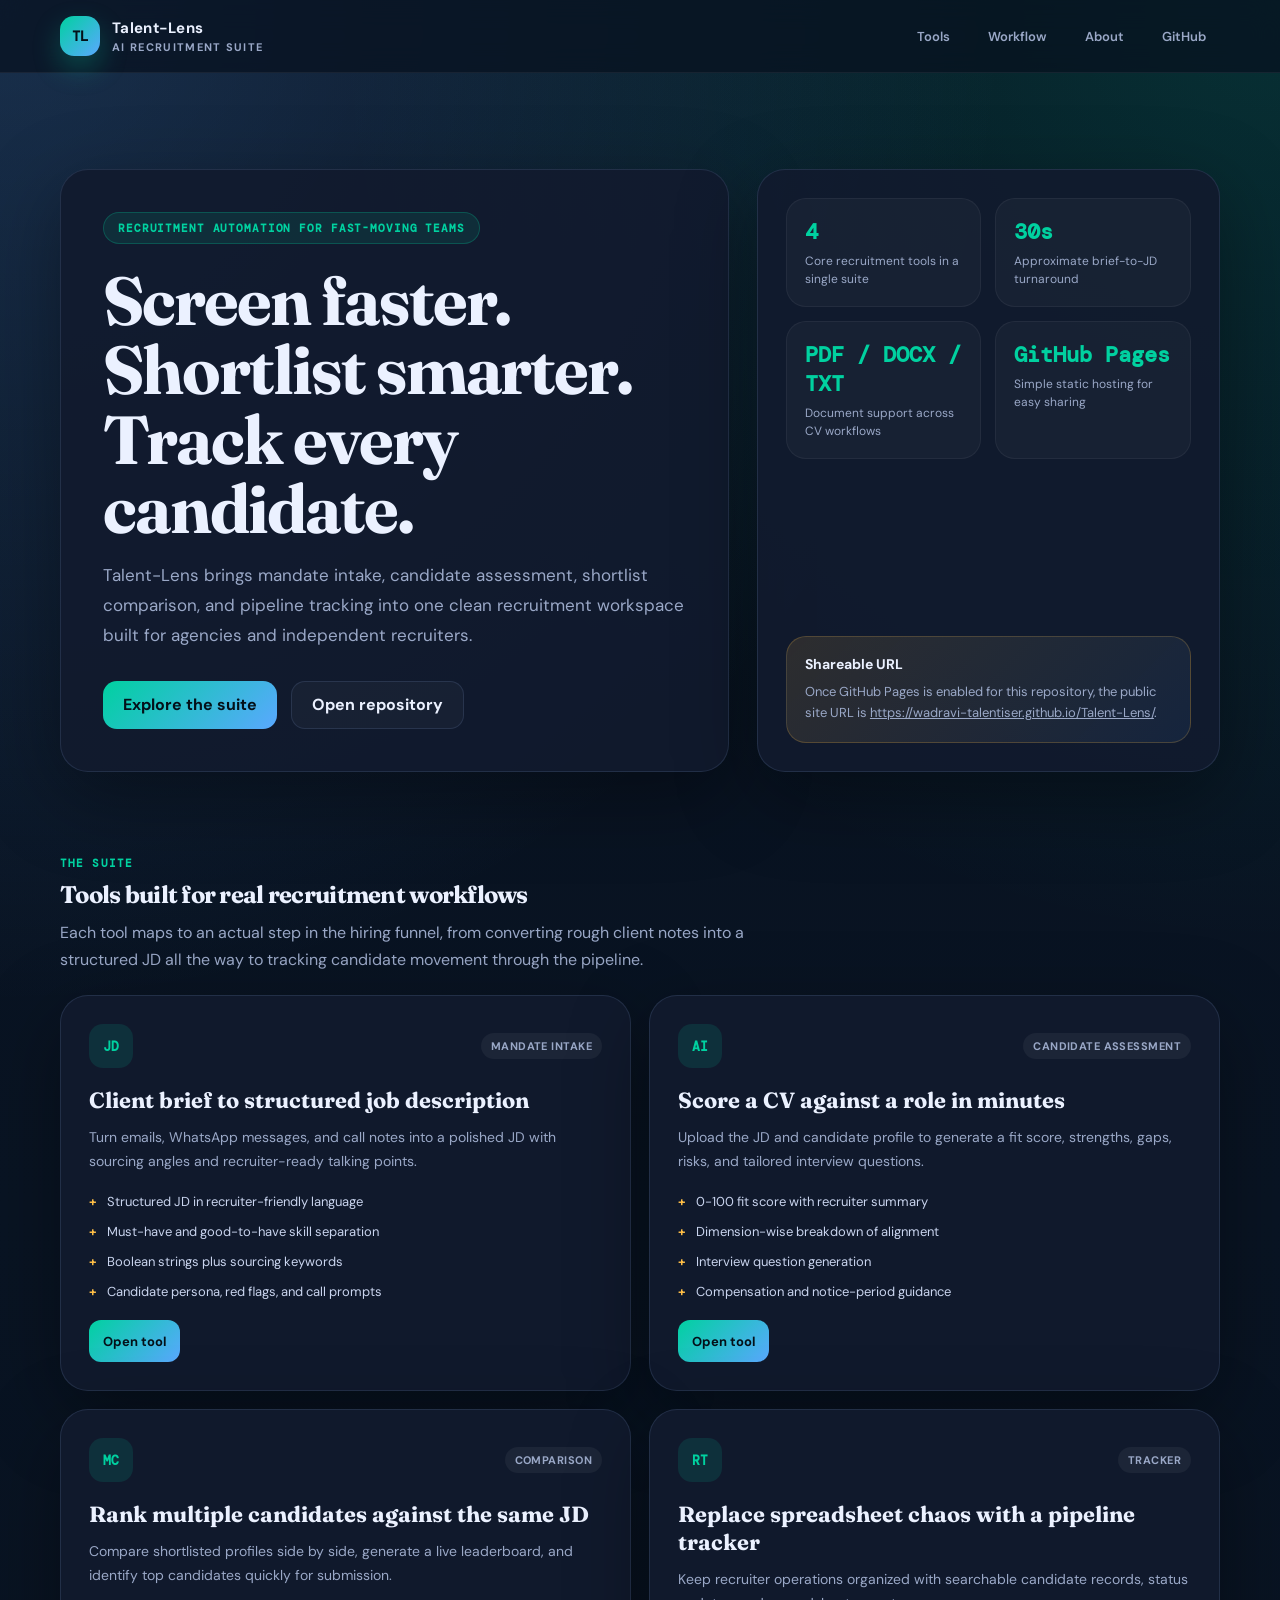
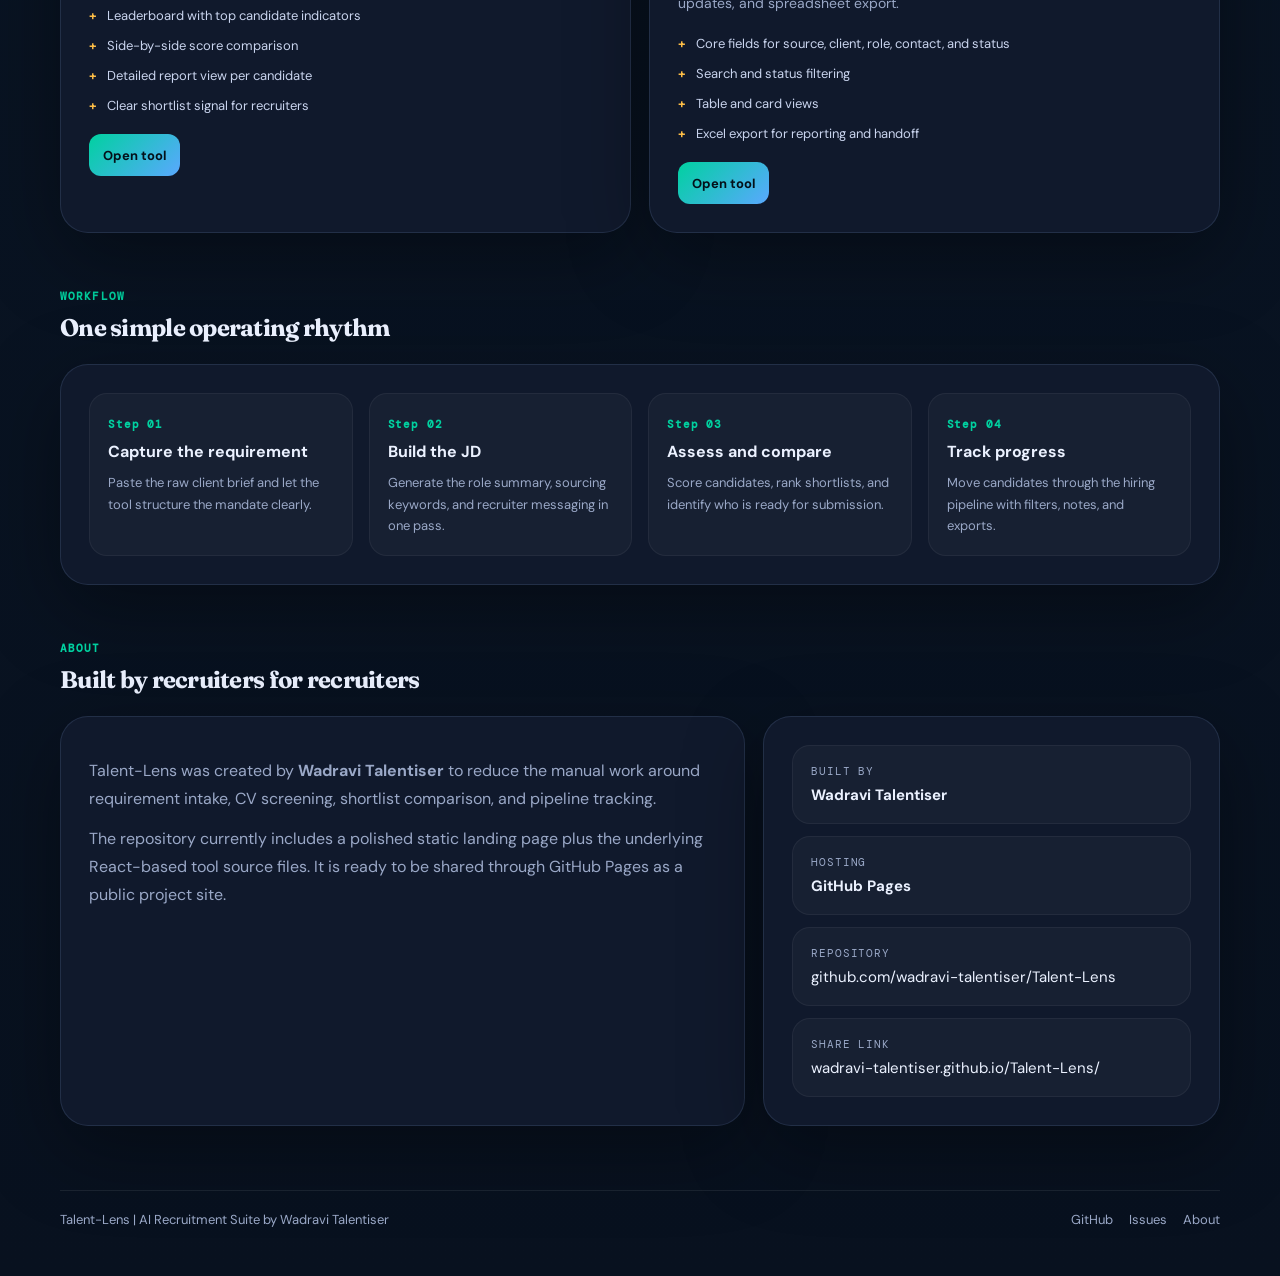
<file: index.html>
<!DOCTYPE html>
<html lang="en">
<head>
  <meta charset="UTF-8" />
  <meta name="viewport" content="width=device-width, initial-scale=1.0" />
  <title>Talent-Lens | AI Recruitment Suite</title>
  <meta
    name="description"
    content="Talent-Lens is an AI-powered recruitment toolkit for mandate intake, candidate assessment, shortlist comparison, and pipeline tracking."
  />
  <link rel="preconnect" href="https://fonts.googleapis.com" />
  <link rel="preconnect" href="https://fonts.gstatic.com" crossorigin />
  <link
    href="https://fonts.googleapis.com/css2?family=DM+Mono:wght@400;500;700&family=DM+Sans:wght@400;500;700&family=Fraunces:opsz,wght@9..144,700;9..144,800&display=swap"
    rel="stylesheet"
  />
  <style>
    * { box-sizing: border-box; }

    :root {
      --bg: #08111f;
      --surface: #0f1728;
      --card: rgba(18, 27, 46, 0.92);
      --border: rgba(115, 142, 191, 0.18);
      --text: #ebf1ff;
      --muted: #9aa8c7;
      --accent: #00d1a0;
      --accent-2: #5aa8ff;
      --accent-3: #ffbf47;
      --shadow: 0 24px 80px rgba(0, 0, 0, 0.35);
    }

    html { scroll-behavior: smooth; }

    body {
      margin: 0;
      min-height: 100vh;
      color: var(--text);
      font-family: "DM Sans", sans-serif;
      background:
        radial-gradient(circle at top left, rgba(90, 168, 255, 0.2), transparent 32%),
        radial-gradient(circle at top right, rgba(0, 209, 160, 0.16), transparent 30%),
        linear-gradient(180deg, #08111f 0%, #091423 42%, #08111f 100%);
    }

    a { color: inherit; }

    .shell {
      width: min(1160px, calc(100% - 32px));
      margin: 0 auto;
    }

    .nav {
      position: sticky;
      top: 0;
      z-index: 10;
      backdrop-filter: blur(14px);
      background: rgba(8, 17, 31, 0.72);
      border-bottom: 1px solid rgba(255, 255, 255, 0.06);
    }

    .nav-inner {
      width: min(1160px, calc(100% - 32px));
      height: 72px;
      margin: 0 auto;
      display: flex;
      align-items: center;
      justify-content: space-between;
      gap: 16px;
    }

    .brand {
      display: inline-flex;
      align-items: center;
      gap: 12px;
      text-decoration: none;
      font-weight: 700;
    }

    .brand-mark {
      width: 40px;
      height: 40px;
      border-radius: 14px;
      display: grid;
      place-items: center;
      font-family: "DM Mono", monospace;
      font-size: 14px;
      color: #041019;
      background: linear-gradient(135deg, var(--accent), var(--accent-2));
      box-shadow: 0 12px 28px rgba(0, 209, 160, 0.28);
    }

    .brand-copy {
      display: flex;
      flex-direction: column;
      gap: 2px;
    }

    .brand-copy strong {
      font-size: 15px;
      letter-spacing: 0.02em;
    }

    .brand-copy span {
      font-size: 11px;
      color: var(--muted);
      text-transform: uppercase;
      letter-spacing: 0.12em;
    }

    .nav-links {
      display: flex;
      align-items: center;
      gap: 10px;
      flex-wrap: wrap;
    }

    .nav-links a {
      text-decoration: none;
      color: var(--muted);
      font-size: 13px;
      font-weight: 600;
      padding: 10px 14px;
      border-radius: 999px;
    }

    .nav-links a:hover { color: var(--text); background: rgba(255, 255, 255, 0.04); }

    .hero {
      padding: 96px 0 56px;
    }

    .hero-panel {
      display: grid;
      grid-template-columns: 1.3fr 0.9fr;
      gap: 28px;
      align-items: stretch;
    }

    .hero-copy,
    .hero-card,
    .section-card,
    .tool-card {
      background: var(--card);
      border: 1px solid var(--border);
      border-radius: 28px;
      box-shadow: var(--shadow);
    }

    .hero-copy {
      padding: 42px;
    }

    .eyebrow {
      display: inline-flex;
      align-items: center;
      gap: 8px;
      padding: 8px 14px;
      border-radius: 999px;
      background: rgba(0, 209, 160, 0.1);
      border: 1px solid rgba(0, 209, 160, 0.24);
      color: var(--accent);
      font-family: "DM Mono", monospace;
      font-size: 11px;
      font-weight: 700;
      letter-spacing: 0.08em;
      text-transform: uppercase;
    }

    h1, h2 {
      margin: 0;
      font-family: "Fraunces", serif;
      letter-spacing: -0.03em;
    }

    h1 {
      margin-top: 22px;
      font-size: clamp(40px, 6vw, 68px);
      line-height: 1.02;
    }

    .hero-copy p {
      margin: 18px 0 0;
      max-width: 62ch;
      color: var(--muted);
      font-size: 17px;
      line-height: 1.75;
    }

    .hero-actions {
      display: flex;
      gap: 14px;
      flex-wrap: wrap;
      margin-top: 30px;
    }

    .btn {
      display: inline-flex;
      align-items: center;
      justify-content: center;
      gap: 8px;
      min-height: 48px;
      padding: 0 20px;
      border-radius: 14px;
      font-weight: 700;
      text-decoration: none;
      transition: transform 0.18s ease, opacity 0.18s ease, border-color 0.18s ease;
    }

    .btn:hover { transform: translateY(-1px); }

    .btn-primary {
      color: #041019;
      background: linear-gradient(135deg, var(--accent), var(--accent-2));
    }

    .btn-secondary {
      color: var(--text);
      border: 1px solid var(--border);
      background: rgba(255, 255, 255, 0.03);
    }

    .hero-card {
      padding: 28px;
      display: flex;
      flex-direction: column;
      justify-content: space-between;
      gap: 18px;
    }

    .metric-grid {
      display: grid;
      grid-template-columns: repeat(2, minmax(0, 1fr));
      gap: 14px;
    }

    .metric {
      padding: 18px;
      border-radius: 20px;
      background: rgba(255, 255, 255, 0.03);
      border: 1px solid rgba(255, 255, 255, 0.05);
    }

    .metric strong {
      display: block;
      font-family: "DM Mono", monospace;
      font-size: 22px;
      color: var(--accent);
    }

    .metric span {
      display: block;
      margin-top: 6px;
      color: var(--muted);
      font-size: 12px;
      line-height: 1.5;
    }

    .publish-note {
      padding: 18px;
      border-radius: 20px;
      background: linear-gradient(135deg, rgba(255, 191, 71, 0.12), rgba(90, 168, 255, 0.08));
      border: 1px solid rgba(255, 191, 71, 0.2);
    }

    .publish-note strong {
      display: block;
      margin-bottom: 8px;
      font-size: 14px;
    }

    .publish-note p {
      margin: 0;
      color: var(--muted);
      font-size: 13px;
      line-height: 1.65;
    }

    section {
      padding: 28px 0;
    }

    .section-head {
      margin-bottom: 22px;
    }

    .section-head span {
      display: block;
      margin-bottom: 10px;
      color: var(--accent);
      font-family: "DM Mono", monospace;
      font-size: 11px;
      font-weight: 700;
      letter-spacing: 0.1em;
      text-transform: uppercase;
    }

    .section-head p {
      margin: 10px 0 0;
      color: var(--muted);
      max-width: 64ch;
      line-height: 1.7;
    }

    .tools-grid {
      display: grid;
      grid-template-columns: repeat(2, minmax(0, 1fr));
      gap: 18px;
    }

    .tool-card {
      padding: 28px;
      position: relative;
      overflow: hidden;
    }

    .tool-card::after {
      content: "";
      position: absolute;
      inset: auto -20% -40% auto;
      width: 180px;
      height: 180px;
      border-radius: 50%;
      background: radial-gradient(circle, rgba(90, 168, 255, 0.16), transparent 62%);
      pointer-events: none;
    }

    .tool-top {
      display: flex;
      align-items: center;
      justify-content: space-between;
      gap: 12px;
      margin-bottom: 18px;
    }

    .tool-pill {
      display: inline-flex;
      align-items: center;
      justify-content: center;
      min-width: 44px;
      min-height: 44px;
      padding: 0 12px;
      border-radius: 14px;
      background: rgba(0, 209, 160, 0.12);
      color: var(--accent);
      font-family: "DM Mono", monospace;
      font-size: 13px;
      font-weight: 700;
    }

    .tag {
      padding: 6px 10px;
      border-radius: 999px;
      background: rgba(255, 255, 255, 0.05);
      color: var(--muted);
      font-size: 11px;
      font-weight: 700;
      letter-spacing: 0.04em;
      text-transform: uppercase;
    }

    .tool-card h3 {
      margin: 0;
      font-size: 22px;
      font-family: "Fraunces", serif;
    }

    .tool-card p {
      margin: 12px 0 18px;
      color: var(--muted);
      font-size: 14px;
      line-height: 1.7;
    }

    .tool-card ul {
      margin: 0;
      padding: 0;
      list-style: none;
      display: grid;
      gap: 10px;
    }

    .tool-card li {
      color: #c9d4ee;
      font-size: 13px;
      line-height: 1.55;
      padding-left: 18px;
      position: relative;
    }

    .tool-card li::before {
      content: "+";
      position: absolute;
      left: 0;
      color: var(--accent-3);
      font-weight: 700;
    }

    .tool-actions {
      display: flex;
      gap: 10px;
      flex-wrap: wrap;
      margin-top: 18px;
    }

    .tool-link {
      display: inline-flex;
      align-items: center;
      justify-content: center;
      min-height: 42px;
      padding: 0 14px;
      border-radius: 12px;
      text-decoration: none;
      font-size: 13px;
      font-weight: 700;
    }

    .tool-link-primary {
      color: #041019;
      background: linear-gradient(135deg, var(--accent), var(--accent-2));
    }

    .tool-link-secondary {
      color: var(--text);
      border: 1px solid var(--border);
      background: rgba(255, 255, 255, 0.03);
    }

    .section-card {
      padding: 28px;
    }

    .steps {
      display: grid;
      grid-template-columns: repeat(4, minmax(0, 1fr));
      gap: 16px;
    }

    .step {
      padding: 18px;
      border-radius: 18px;
      background: rgba(255, 255, 255, 0.03);
      border: 1px solid rgba(255, 255, 255, 0.05);
    }

    .step strong {
      display: inline-block;
      margin-bottom: 10px;
      color: var(--accent);
      font-family: "DM Mono", monospace;
      font-size: 11px;
      letter-spacing: 0.08em;
    }

    .step h3 {
      margin: 0 0 10px;
      font-size: 16px;
    }

    .step p {
      margin: 0;
      color: var(--muted);
      font-size: 13px;
      line-height: 1.65;
    }

    .about-grid {
      display: grid;
      grid-template-columns: 1.2fr 0.8fr;
      gap: 18px;
    }

    .about-copy p,
    .meta-list p {
      color: var(--muted);
      line-height: 1.75;
      margin: 12px 0 0;
    }

    .meta-list {
      display: grid;
      gap: 12px;
    }

    .meta-item {
      padding: 18px;
      border-radius: 18px;
      background: rgba(255, 255, 255, 0.03);
      border: 1px solid rgba(255, 255, 255, 0.05);
    }

    .meta-item span {
      display: block;
      margin-bottom: 6px;
      color: var(--muted);
      font-family: "DM Mono", monospace;
      font-size: 11px;
      letter-spacing: 0.08em;
      text-transform: uppercase;
    }

    .meta-item strong,
    .meta-item a {
      font-size: 15px;
      color: var(--text);
      text-decoration: none;
      word-break: break-word;
    }

    .meta-item a:hover { color: var(--accent); }

    footer {
      padding: 36px 0 48px;
      color: var(--muted);
      font-size: 13px;
    }

    .footer-row {
      display: flex;
      align-items: center;
      justify-content: space-between;
      gap: 16px;
      flex-wrap: wrap;
      padding-top: 20px;
      border-top: 1px solid rgba(255, 255, 255, 0.08);
    }

    .footer-links {
      display: flex;
      flex-wrap: wrap;
      gap: 16px;
    }

    .footer-links a {
      color: var(--muted);
      text-decoration: none;
    }

    .footer-links a:hover { color: var(--text); }

    @media (max-width: 960px) {
      .hero-panel,
      .about-grid,
      .tools-grid,
      .steps {
        grid-template-columns: 1fr;
      }
    }

    @media (max-width: 680px) {
      .nav-inner {
        height: auto;
        padding: 14px 0;
        align-items: flex-start;
        flex-direction: column;
      }

      .hero {
        padding-top: 64px;
      }

      .hero-copy,
      .hero-card,
      .tool-card,
      .section-card {
        padding: 22px;
        border-radius: 22px;
      }

      .metric-grid {
        grid-template-columns: 1fr;
      }
    }
  </style>
</head>
<body>
  <nav class="nav">
    <div class="nav-inner">
      <a class="brand" href="#top">
        <div class="brand-mark">TL</div>
        <div class="brand-copy">
          <strong>Talent-Lens</strong>
          <span>AI Recruitment Suite</span>
        </div>
      </a>
      <div class="nav-links">
        <a href="#tools">Tools</a>
        <a href="#workflow">Workflow</a>
        <a href="#about">About</a>
        <a href="https://github.com/wadravi-talentiser/Talent-Lens" target="_blank" rel="noreferrer">GitHub</a>
      </div>
    </div>
  </nav>

  <main id="top" class="shell">
    <section class="hero">
      <div class="hero-panel">
        <div class="hero-copy">
          <div class="eyebrow">Recruitment automation for fast-moving teams</div>
          <h1>Screen faster. Shortlist smarter. Track every candidate.</h1>
          <p>
            Talent-Lens brings mandate intake, candidate assessment, shortlist comparison,
            and pipeline tracking into one clean recruitment workspace built for agencies
            and independent recruiters.
          </p>
          <div class="hero-actions">
            <a class="btn btn-primary" href="#tools">Explore the suite</a>
            <a class="btn btn-secondary" href="https://github.com/wadravi-talentiser/Talent-Lens" target="_blank" rel="noreferrer">Open repository</a>
          </div>
        </div>

        <aside class="hero-card">
          <div class="metric-grid">
            <div class="metric">
              <strong>4</strong>
              <span>Core recruitment tools in a single suite</span>
            </div>
            <div class="metric">
              <strong>30s</strong>
              <span>Approximate brief-to-JD turnaround</span>
            </div>
            <div class="metric">
              <strong>PDF / DOCX / TXT</strong>
              <span>Document support across CV workflows</span>
            </div>
            <div class="metric">
              <strong>GitHub Pages</strong>
              <span>Simple static hosting for easy sharing</span>
            </div>
          </div>
          <div class="publish-note">
            <strong>Shareable URL</strong>
            <p>
              Once GitHub Pages is enabled for this repository, the public site URL is
              <a href="https://wadravi-talentiser.github.io/Talent-Lens/" target="_blank" rel="noreferrer">https://wadravi-talentiser.github.io/Talent-Lens/</a>.
            </p>
          </div>
        </aside>
      </div>
    </section>

    <section id="tools">
      <div class="section-head">
        <span>The Suite</span>
        <h2>Tools built for real recruitment workflows</h2>
        <p>
          Each tool maps to an actual step in the hiring funnel, from converting rough client notes
          into a structured JD all the way to tracking candidate movement through the pipeline.
        </p>
      </div>

      <div class="tools-grid">
        <article class="tool-card">
          <div class="tool-top">
            <div class="tool-pill">JD</div>
            <div class="tag">Mandate Intake</div>
          </div>
          <h3>Client brief to structured job description</h3>
          <p>
            Turn emails, WhatsApp messages, and call notes into a polished JD with sourcing angles
            and recruiter-ready talking points.
          </p>
          <ul>
            <li>Structured JD in recruiter-friendly language</li>
            <li>Must-have and good-to-have skill separation</li>
            <li>Boolean strings plus sourcing keywords</li>
            <li>Candidate persona, red flags, and call prompts</li>
          </ul>
          <div class="tool-actions">
            <a class="tool-link tool-link-primary" href="./apps/mandate-intake.html">Open tool</a>
          </div>
        </article>

        <article class="tool-card">
          <div class="tool-top">
            <div class="tool-pill">AI</div>
            <div class="tag">Candidate Assessment</div>
          </div>
          <h3>Score a CV against a role in minutes</h3>
          <p>
            Upload the JD and candidate profile to generate a fit score, strengths, gaps,
            risks, and tailored interview questions.
          </p>
          <ul>
            <li>0-100 fit score with recruiter summary</li>
            <li>Dimension-wise breakdown of alignment</li>
            <li>Interview question generation</li>
            <li>Compensation and notice-period guidance</li>
          </ul>
          <div class="tool-actions">
            <a class="tool-link tool-link-primary" href="./apps/candidate-assessment.html">Open tool</a>
          </div>
        </article>

        <article class="tool-card">
          <div class="tool-top">
            <div class="tool-pill">MC</div>
            <div class="tag">Comparison</div>
          </div>
          <h3>Rank multiple candidates against the same JD</h3>
          <p>
            Compare shortlisted profiles side by side, generate a live leaderboard,
            and identify top candidates quickly for submission.
          </p>
          <ul>
            <li>Leaderboard with top candidate indicators</li>
            <li>Side-by-side score comparison</li>
            <li>Detailed report view per candidate</li>
            <li>Clear shortlist signal for recruiters</li>
          </ul>
          <div class="tool-actions">
            <a class="tool-link tool-link-primary" href="./apps/comparison.html">Open tool</a>
          </div>
        </article>

        <article class="tool-card">
          <div class="tool-top">
            <div class="tool-pill">RT</div>
            <div class="tag">Tracker</div>
          </div>
          <h3>Replace spreadsheet chaos with a pipeline tracker</h3>
          <p>
            Keep recruiter operations organized with searchable candidate records,
            status updates, and spreadsheet export.
          </p>
          <ul>
            <li>Core fields for source, client, role, contact, and status</li>
            <li>Search and status filtering</li>
            <li>Table and card views</li>
            <li>Excel export for reporting and handoff</li>
          </ul>
          <div class="tool-actions">
            <a class="tool-link tool-link-primary" href="./apps/recruitment-tracker.html">Open tool</a>
          </div>
        </article>
      </div>
    </section>

    <section id="workflow">
      <div class="section-head">
        <span>Workflow</span>
        <h2>One simple operating rhythm</h2>
      </div>
      <div class="section-card">
        <div class="steps">
          <div class="step">
            <strong>Step 01</strong>
            <h3>Capture the requirement</h3>
            <p>Paste the raw client brief and let the tool structure the mandate clearly.</p>
          </div>
          <div class="step">
            <strong>Step 02</strong>
            <h3>Build the JD</h3>
            <p>Generate the role summary, sourcing keywords, and recruiter messaging in one pass.</p>
          </div>
          <div class="step">
            <strong>Step 03</strong>
            <h3>Assess and compare</h3>
            <p>Score candidates, rank shortlists, and identify who is ready for submission.</p>
          </div>
          <div class="step">
            <strong>Step 04</strong>
            <h3>Track progress</h3>
            <p>Move candidates through the hiring pipeline with filters, notes, and exports.</p>
          </div>
        </div>
      </div>
    </section>

    <section id="about">
      <div class="section-head">
        <span>About</span>
        <h2>Built by recruiters for recruiters</h2>
      </div>
      <div class="about-grid">
        <div class="section-card about-copy">
          <p>
            Talent-Lens was created by <strong>Wadravi Talentiser</strong> to reduce the manual work
            around requirement intake, CV screening, shortlist comparison, and pipeline tracking.
          </p>
          <p>
            The repository currently includes a polished static landing page plus the underlying React-based
            tool source files. It is ready to be shared through GitHub Pages as a public project site.
          </p>
        </div>
        <div class="section-card">
          <div class="meta-list">
            <div class="meta-item">
              <span>Built By</span>
              <strong>Wadravi Talentiser</strong>
            </div>
            <div class="meta-item">
              <span>Hosting</span>
              <strong>GitHub Pages</strong>
            </div>
            <div class="meta-item">
              <span>Repository</span>
              <a href="https://github.com/wadravi-talentiser/Talent-Lens" target="_blank" rel="noreferrer">github.com/wadravi-talentiser/Talent-Lens</a>
            </div>
            <div class="meta-item">
              <span>Share Link</span>
              <a href="https://wadravi-talentiser.github.io/Talent-Lens/" target="_blank" rel="noreferrer">wadravi-talentiser.github.io/Talent-Lens/</a>
            </div>
          </div>
        </div>
      </div>
    </section>
  </main>

  <footer class="shell">
    <div class="footer-row">
      <div>Talent-Lens | AI Recruitment Suite by Wadravi Talentiser</div>
      <div class="footer-links">
        <a href="https://github.com/wadravi-talentiser/Talent-Lens" target="_blank" rel="noreferrer">GitHub</a>
        <a href="https://github.com/wadravi-talentiser/Talent-Lens/issues" target="_blank" rel="noreferrer">Issues</a>
        <a href="#about">About</a>
      </div>
    </div>
  </footer>
</body>
</html>
</file>
